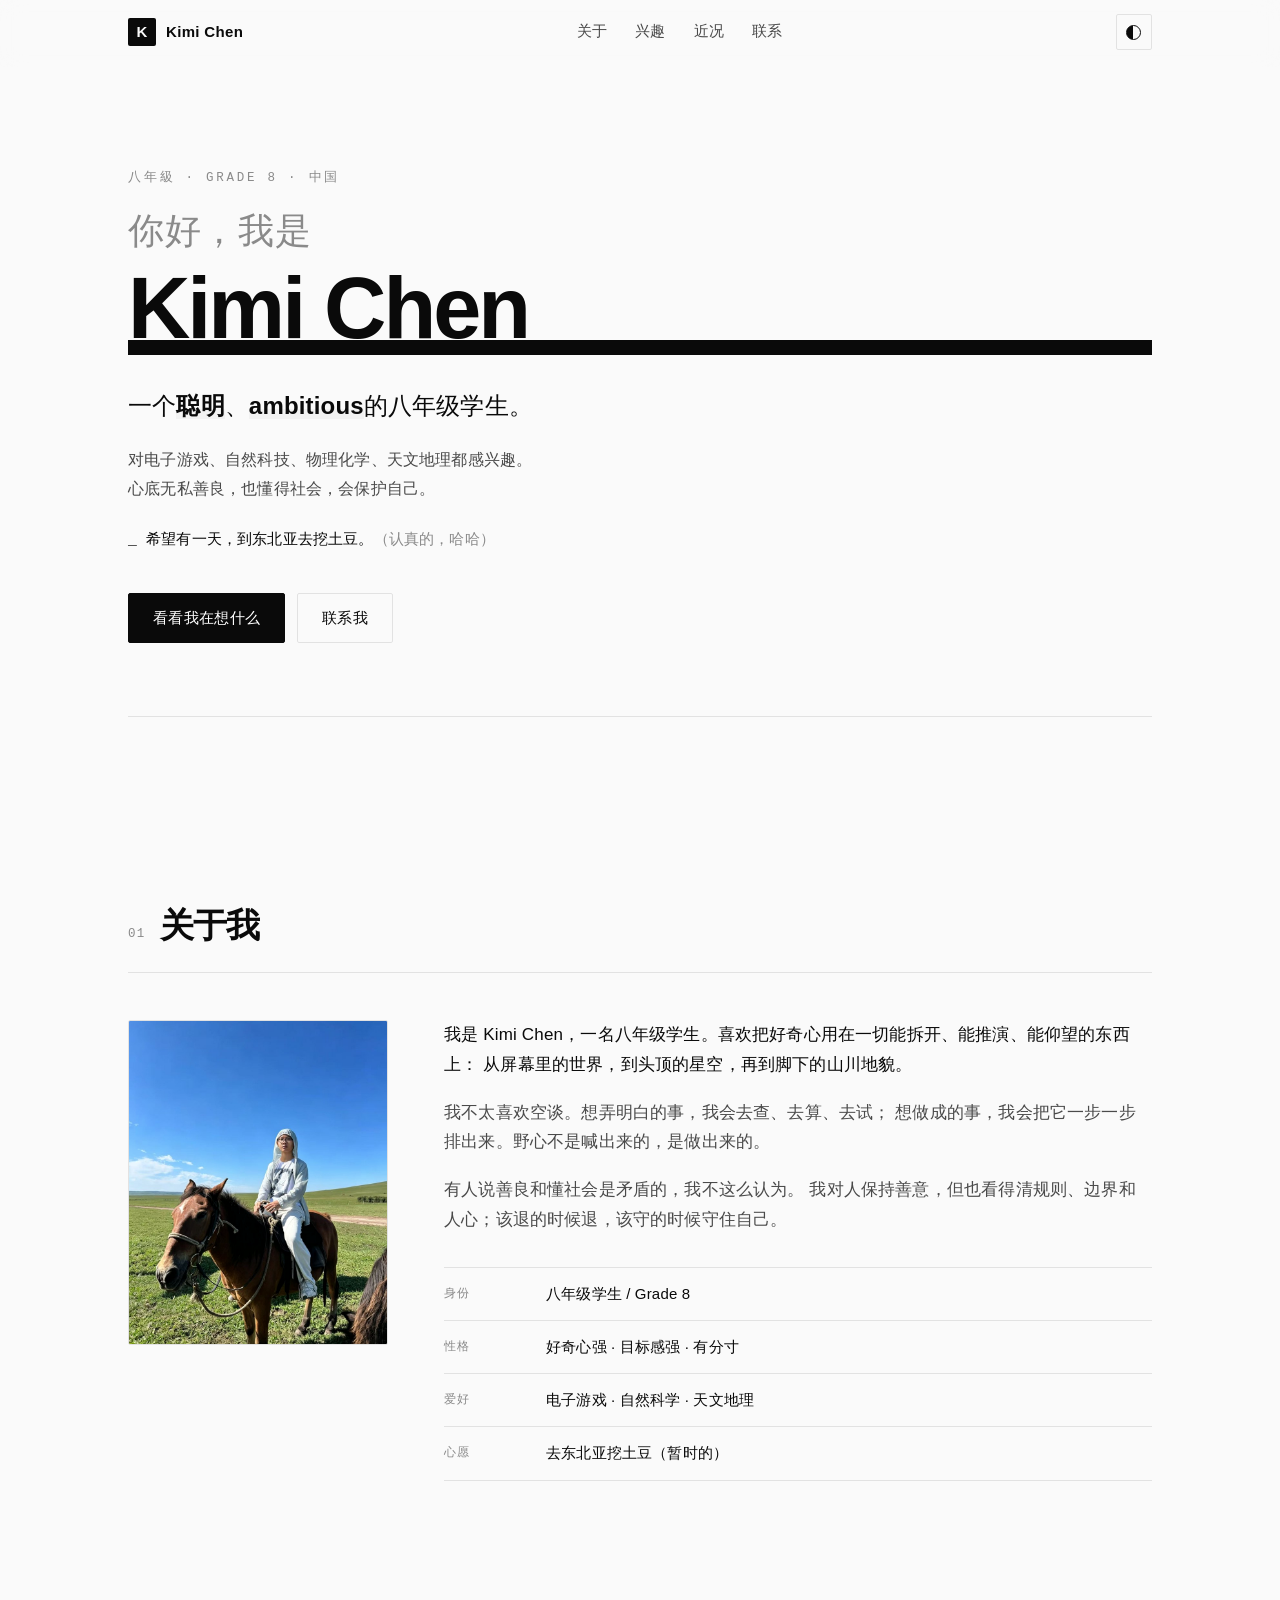
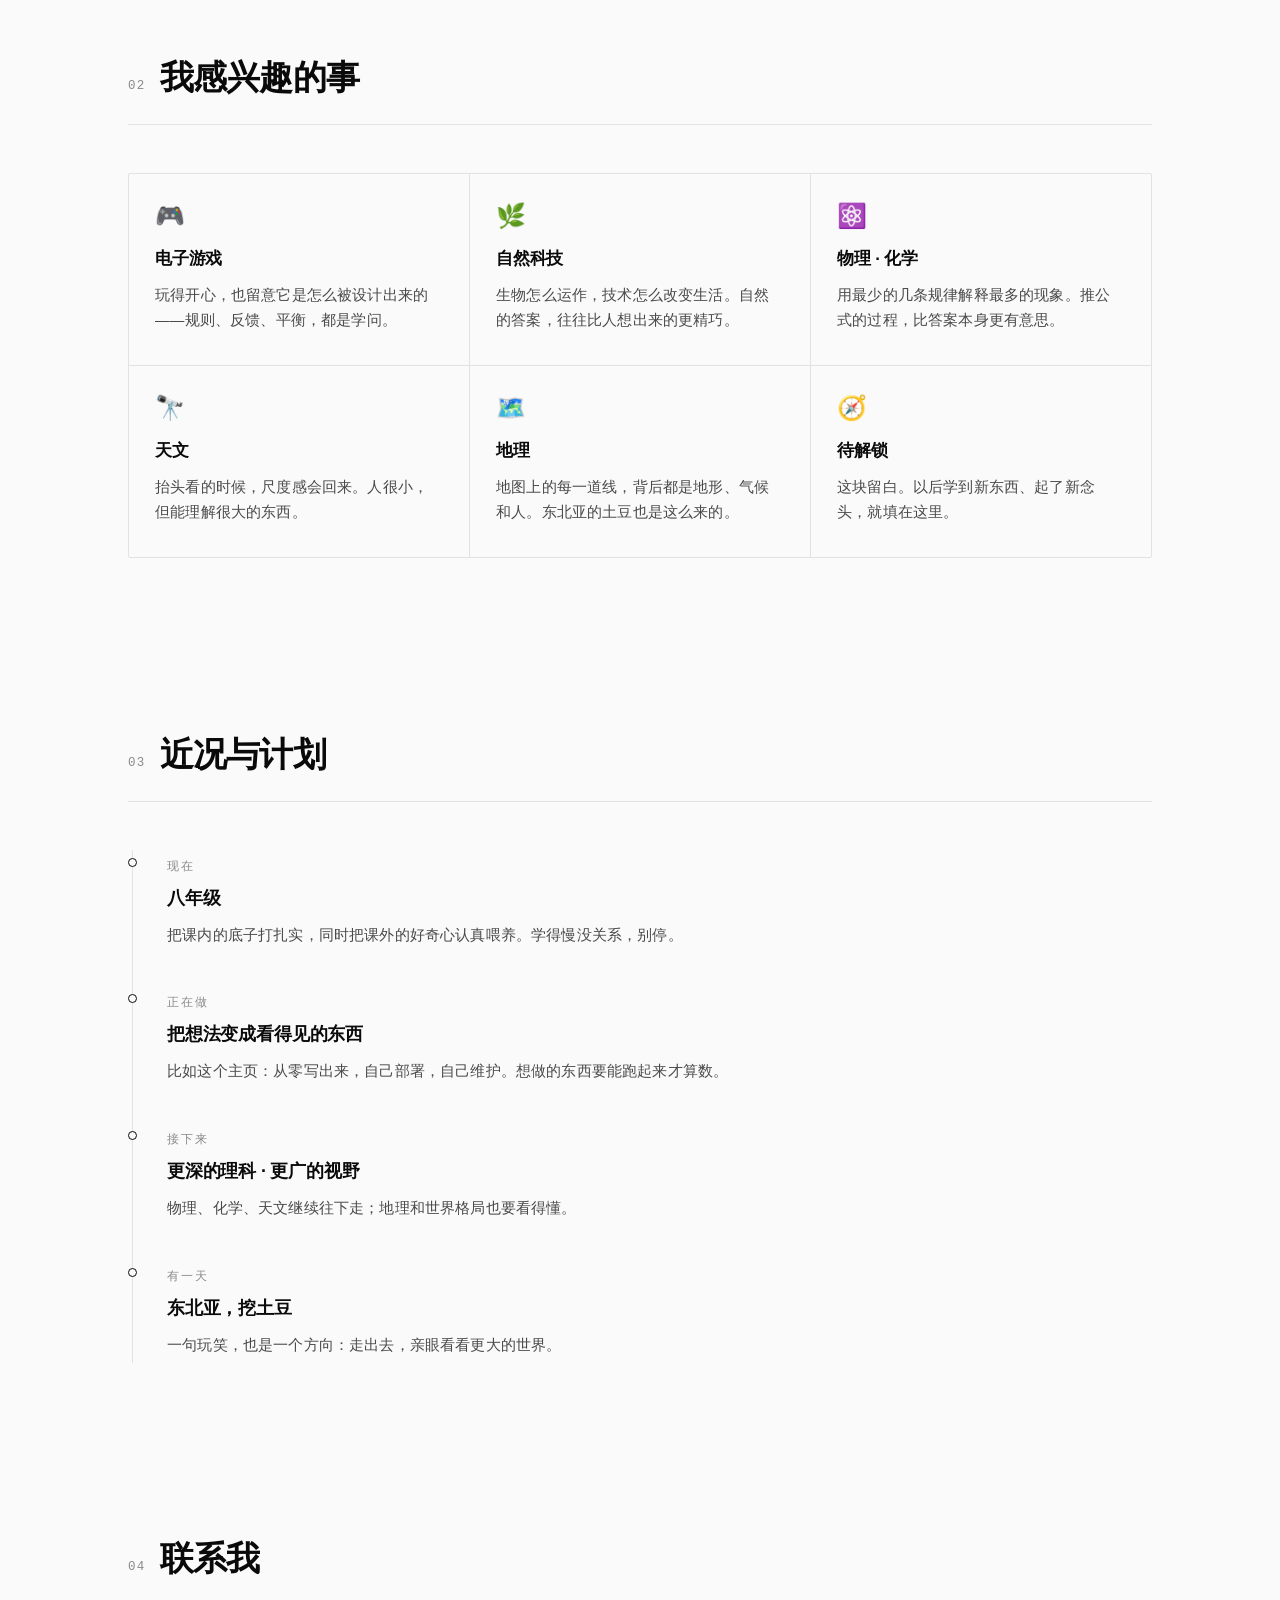
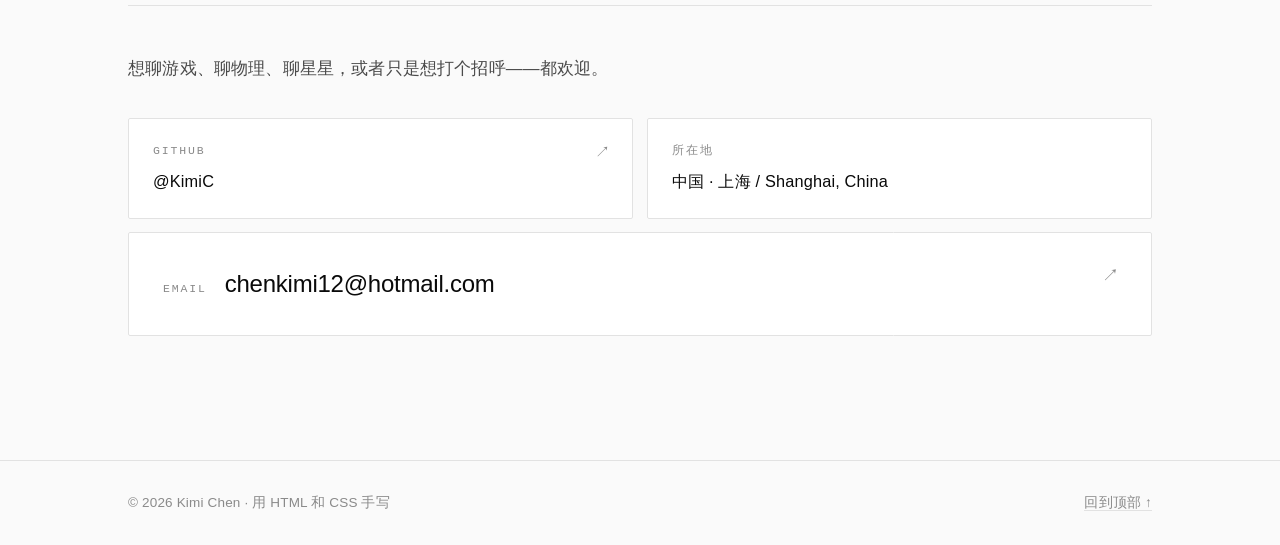
<file: index.html>
<!DOCTYPE html>
<html lang="zh-CN" data-theme="light">
<head>
<meta charset="UTF-8">
<meta name="viewport" content="width=device-width, initial-scale=1.0">
<title>Kimi Chen — 个人主页</title>
<meta name="description" content="Kimi Chen 的个人主页。八年级学生，对电子游戏、自然科技、物理化学、天文地理感兴趣。">
<meta name="theme-color" content="#fafafa">
<meta property="og:title" content="Kimi Chen — 个人主页">
<meta property="og:description" content="八年级学生 · 对电子游戏、自然科技、物理化学、天文地理感兴趣">
<meta property="og:type" content="website">
<link rel="icon" href="data:image/svg+xml,%3Csvg xmlns='http://www.w3.org/2000/svg' viewBox='0 0 32 32'%3E%3Crect width='32' height='32' fill='%23000'/%3E%3Ctext x='16' y='23' font-family='Georgia,serif' font-size='20' fill='%23fff' text-anchor='middle'%3EK%3C/text%3E%3C/svg%3E">
<link rel="stylesheet" href="assets/css/style.css">
<script>
  // 尽早应用主题，避免刷新时的白屏闪烁
  (function () {
    try {
      var saved = localStorage.getItem('theme');
      var prefersDark = window.matchMedia('(prefers-color-scheme: dark)').matches;
      document.documentElement.setAttribute('data-theme', saved || (prefersDark ? 'dark' : 'light'));
    } catch (e) {}
  })();
</script>
</head>
<body>

<a class="skip-link" href="#main">跳到主要内容</a>

<header class="site-header" id="siteHeader">
  <div class="wrap header-inner">
    <a class="brand" href="#top" aria-label="回到顶部">
      <span class="brand-mark">K</span>
      <span class="brand-text">Kimi&nbsp;Chen</span>
    </a>

    <nav class="nav" aria-label="主导航">
      <a href="#about">关于</a>
      <a href="#interests">兴趣</a>
      <a href="#now">近况</a>
      <a href="#contact">联系</a>
    </nav>

    <button class="theme-toggle" id="themeToggle" type="button" aria-label="切换深浅色主题" title="切换主题">
      <span class="theme-toggle-icon" aria-hidden="true"></span>
    </button>
  </div>
  <div class="scroll-progress" id="scrollProgress" aria-hidden="true"></div>
</header>

<main id="main">

  <!-- ============ Hero ============ -->
  <section class="hero wrap" id="top">
    <p class="hero-eyebrow reveal">八年級 · Grade 8 · 中国</p>

    <h1 class="hero-title reveal">
      <span class="line">你好，我是</span>
      <span class="line hero-name">Kimi Chen</span>
    </h1>

    <p class="hero-sub reveal">
      一个<span class="hl">聪明</span>、<span class="hl">ambitious</span>的八年级学生。
    </p>

    <p class="hero-note reveal">
      对电子游戏、自然科技、物理化学、天文地理都感兴趣。<br>
      心底无私善良，也懂得社会，会保护自己。
    </p>

    <p class="hero-joke reveal">
      <span class="cursor-static" aria-hidden="true">_</span>
      希望有一天，到东北亚去挖土豆。<span class="muted">（认真的，哈哈）</span>
    </p>

    <div class="hero-actions reveal">
      <a class="btn btn-solid" href="#interests">看看我在想什么</a>
      <a class="btn btn-ghost" href="#contact">联系我</a>
    </div>

    <div class="hero-rule reveal" aria-hidden="true"></div>
  </section>

  <!-- ============ About ============ -->
  <section class="section wrap" id="about">
    <div class="section-head reveal">
      <span class="section-index">01</span>
      <h2 class="section-title">关于我</h2>
    </div>

    <div class="about-grid">
      <div class="about-portrait reveal">
        <div class="portrait-frame">
          <picture>
            <source type="image/jpeg"
                    srcset="assets/img/Kimi-800.jpg 800w, assets/img/Kimi-1200.jpg 1200w"
                    sizes="(max-width: 860px) 240px, 260px">
            <img src="assets/img/Kimi.jpg" width="1279" height="1599"
                 alt="Kimi Chen 的照片" loading="lazy" decoding="async">
          </picture>
        </div>
      </div>

      <div class="about-text reveal">
        <p>
          我是 Kimi Chen，一名八年级学生。喜欢把好奇心用在一切能拆开、能推演、能仰望的东西上：
          从屏幕里的世界，到头顶的星空，再到脚下的山川地貌。
        </p>
        <p>
          我不太喜欢空谈。想弄明白的事，我会去查、去算、去试；
          想做成的事，我会把它一步一步排出来。野心不是喊出来的，是做出来的。
        </p>
        <p>
          有人说善良和懂社会是矛盾的，我不这么认为。
          我对人保持善意，但也看得清规则、边界和人心；该退的时候退，该守的时候守住自己。
        </p>

        <ul class="fact-list">
          <li><span class="fact-key">身份</span><span class="fact-val">八年级学生 / Grade 8</span></li>
          <li><span class="fact-key">性格</span><span class="fact-val">好奇心强 · 目标感强 · 有分寸</span></li>
          <li><span class="fact-key">爱好</span><span class="fact-val">电子游戏 · 自然科学 · 天文地理</span></li>
          <li><span class="fact-key">心愿</span><span class="fact-val">去东北亚挖土豆（暂时的）</span></li>
        </ul>
      </div>
    </div>
  </section>

  <!-- ============ Interests ============ -->
  <section class="section wrap" id="interests">
    <div class="section-head reveal">
      <span class="section-index">02</span>
      <h2 class="section-title">我感兴趣的事</h2>
    </div>

    <div class="card-grid">
      <article class="card reveal">
        <div class="card-icon" aria-hidden="true">🎮</div>
        <h3 class="card-title">电子游戏</h3>
        <p class="card-desc">玩得开心，也留意它是怎么被设计出来的——规则、反馈、平衡，都是学问。</p>
      </article>

      <article class="card reveal">
        <div class="card-icon" aria-hidden="true">🌿</div>
        <h3 class="card-title">自然科技</h3>
        <p class="card-desc">生物怎么运作，技术怎么改变生活。自然的答案，往往比人想出来的更精巧。</p>
      </article>

      <article class="card reveal">
        <div class="card-icon" aria-hidden="true">⚛️</div>
        <h3 class="card-title">物理 · 化学</h3>
        <p class="card-desc">用最少的几条规律解释最多的现象。推公式的过程，比答案本身更有意思。</p>
      </article>

      <article class="card reveal">
        <div class="card-icon" aria-hidden="true">🔭</div>
        <h3 class="card-title">天文</h3>
        <p class="card-desc">抬头看的时候，尺度感会回来。人很小，但能理解很大的东西。</p>
      </article>

      <article class="card reveal">
        <div class="card-icon" aria-hidden="true">🗺️</div>
        <h3 class="card-title">地理</h3>
        <p class="card-desc">地图上的每一道线，背后都是地形、气候和人。东北亚的土豆也是这么来的。</p>
      </article>

      <article class="card reveal">
        <div class="card-icon" aria-hidden="true">🧭</div>
        <h3 class="card-title">待解锁</h3>
        <p class="card-desc">这块留白。以后学到新东西、起了新念头，就填在这里。</p>
      </article>
    </div>
  </section>

  <!-- ============ Now ============ -->
  <section class="section wrap" id="now">
    <div class="section-head reveal">
      <span class="section-index">03</span>
      <h2 class="section-title">近况与计划</h2>
    </div>

    <ol class="timeline">
      <li class="timeline-item reveal">
        <span class="timeline-dot" aria-hidden="true"></span>
        <div class="timeline-body">
          <span class="timeline-when">现在</span>
          <h3 class="timeline-title">八年级</h3>
          <p>把课内的底子打扎实，同时把课外的好奇心认真喂养。学得慢没关系，别停。</p>
        </div>
      </li>

      <li class="timeline-item reveal">
        <span class="timeline-dot" aria-hidden="true"></span>
        <div class="timeline-body">
          <span class="timeline-when">正在做</span>
          <h3 class="timeline-title">把想法变成看得见的东西</h3>
          <p>比如这个主页：从零写出来，自己部署，自己维护。想做的东西要能跑起来才算数。</p>
        </div>
      </li>

      <li class="timeline-item reveal">
        <span class="timeline-dot" aria-hidden="true"></span>
        <div class="timeline-body">
          <span class="timeline-when">接下来</span>
          <h3 class="timeline-title">更深的理科 · 更广的视野</h3>
          <p>物理、化学、天文继续往下走；地理和世界格局也要看得懂。</p>
        </div>
      </li>

      <li class="timeline-item reveal">
        <span class="timeline-dot" aria-hidden="true"></span>
        <div class="timeline-body">
          <span class="timeline-when">有一天</span>
          <h3 class="timeline-title">东北亚，挖土豆</h3>
          <p>一句玩笑，也是一个方向：走出去，亲眼看看更大的世界。</p>
        </div>
      </li>
    </ol>
  </section>

  <!-- ============ Contact ============ -->
  <section class="section wrap" id="contact">
    <div class="section-head reveal">
      <span class="section-index">04</span>
      <h2 class="section-title">联系我</h2>
    </div>

    <p class="contact-lead reveal">
      想聊游戏、聊物理、聊星星，或者只是想打个招呼——都欢迎。
    </p>

    <div class="contact-grid">
      <a class="contact-card reveal" href="https://github.com/KimiC" target="_blank" rel="noopener noreferrer">
        <span class="contact-label">GitHub</span>
        <span class="contact-value">@KimiC</span>
        <span class="contact-arrow" aria-hidden="true">↗</span>
      </a>

      <div class="contact-card contact-card-static reveal">
        <span class="contact-label">所在地</span>
        <span class="contact-value">中国 · 上海 / Shanghai, China</span>
      </div>
    </div>

    <!-- 页面最后一块：邮箱 -->
    <a class="contact-email reveal" href="mailto:chenkimi12@hotmail.com">
      <span class="contact-email-label">Email</span>
      <span class="contact-email-value">chenkimi12@hotmail.com</span>
      <span class="contact-email-arrow" aria-hidden="true">↗</span>
    </a>
  </section>

</main>

<footer class="site-footer">
  <div class="wrap footer-inner">
    <p>© <span id="year">2025</span> Kimi Chen · 用 HTML 和 CSS 手写</p>
    <p class="footer-meta">
      <a href="#top">回到顶部 ↑</a>
    </p>
  </div>
</footer>

<script src="assets/js/main.js"></script>
</body>
</html>
</file>
<file: assets/css/style.css>
/* ==========================================================================
   Kimi Chen — 个人主页
   极简黑白风格 · 纯手写 CSS，无任何依赖
   目录：01 变量主题 / 02 基础重置 / 03 排版与工具 / 04 页头导航
        05 Hero / 06 通用区块 / 07 关于 / 08 兴趣卡片 / 09 时间线
        10 联系 / 11 页脚 / 12 动效 / 13 响应式 / 14 打印
   ========================================================================== */

/* ---------- 01 变量主题 ---------- */
:root {
  --bg:            #fafafa;
  --bg-soft:       #f2f2f2;
  --bg-elev:       #ffffff;
  --fg:            #0a0a0a;
  --fg-soft:       #4a4a4a;
  --fg-mute:       #8a8a8a;
  --line:          #e2e2e2;
  --line-strong:   #0a0a0a;
  --accent:        #0a0a0a;
  --accent-fg:     #ffffff;
  --shadow:        0 1px 2px rgba(0, 0, 0, .05);

  --font-sans: "Inter", "Helvetica Neue", Helvetica, -apple-system, BlinkMacSystemFont,
               "Segoe UI", "PingFang SC", "Hiragino Sans GB", "Microsoft YaHei",
               "Source Han Sans SC", "Noto Sans CJK SC", sans-serif;
  --font-mono: "JetBrains Mono", "SFMono-Regular", Consolas, "Liberation Mono", Menlo, monospace;

  --wrap:     1080px;
  --gap:      24px;
  --radius:   2px;
  --dur:      .55s;
  --ease:     cubic-bezier(.16, .84, .44, 1);
}

html[data-theme="dark"] {
  --bg:          #0b0b0b;
  --bg-soft:     #141414;
  --bg-elev:     #121212;
  --fg:          #f5f5f5;
  --fg-soft:     #b4b4b4;
  --fg-mute:     #7a7a7a;
  --line:        #262626;
  --line-strong: #f5f5f5;
  --accent:      #f5f5f5;
  --accent-fg:   #0b0b0b;
  --shadow:      0 1px 2px rgba(0, 0, 0, .5);
}

/* ---------- 02 基础重置 ---------- */
*, *::before, *::after { box-sizing: border-box; }

html {
  -webkit-text-size-adjust: 100%;
  scroll-behavior: smooth;
  scroll-padding-top: 88px;
}

body {
  margin: 0;
  background: var(--bg);
  color: var(--fg);
  font-family: var(--font-sans);
  font-size: 17px;
  line-height: 1.75;
  font-weight: 400;
  letter-spacing: .01em;
  -webkit-font-smoothing: antialiased;
  -moz-osx-font-smoothing: grayscale;
  transition: background-color .3s ease, color .3s ease;
}

img, svg { max-width: 100%; display: block; }

a { color: inherit; text-decoration: none; }

::selection { background: var(--fg); color: var(--bg); }

:focus-visible {
  outline: 2px solid var(--fg);
  outline-offset: 3px;
  border-radius: var(--radius);
}

.skip-link {
  position: absolute;
  left: -9999px;
  top: 0;
  padding: 10px 16px;
  background: var(--fg);
  color: var(--bg);
  z-index: 100;
}
.skip-link:focus { left: 12px; top: 12px; }

/* ---------- 03 排版与工具 ---------- */
.wrap {
  width: 100%;
  max-width: var(--wrap);
  margin-inline: auto;
  padding-inline: 28px;
}

.muted { color: var(--fg-mute); }

.hl {
  font-weight: 600;
  box-shadow: inset 0 -.42em 0 var(--bg-soft);
}

code {
  font-family: var(--font-mono);
  font-size: .86em;
  background: var(--bg-soft);
  border: 1px solid var(--line);
  border-radius: var(--radius);
  padding: 1px 5px;
}

/* ---------- 04 页头导航 ---------- */
.site-header {
  position: fixed;
  inset: 0 0 auto 0;
  z-index: 50;
  background: color-mix(in srgb, var(--bg) 86%, transparent);
  backdrop-filter: saturate(180%) blur(12px);
  -webkit-backdrop-filter: saturate(180%) blur(12px);
  border-bottom: 1px solid transparent;
  transition: border-color .3s ease, background-color .3s ease;
}
.site-header.is-scrolled { border-bottom-color: var(--line); }

.header-inner {
  display: flex;
  align-items: center;
  justify-content: space-between;
  gap: 18px;
  height: 64px;
}

.brand {
  display: inline-flex;
  align-items: center;
  gap: 10px;
  font-weight: 600;
  letter-spacing: .02em;
}
.brand-mark {
  display: grid;
  place-items: center;
  width: 28px;
  height: 28px;
  background: var(--fg);
  color: var(--bg);
  font-size: 15px;
  font-weight: 700;
  border-radius: var(--radius);
  transition: transform .3s var(--ease);
}
.brand:hover .brand-mark { transform: rotate(-8deg) scale(1.06); }
.brand-text { font-size: 15px; }

.nav { display: flex; gap: 4px; }
.nav a {
  position: relative;
  padding: 6px 12px;
  font-size: 14.5px;
  color: var(--fg-soft);
  border-radius: var(--radius);
  transition: color .2s ease;
}
.nav a::after {
  content: "";
  position: absolute;
  left: 12px;
  right: 12px;
  bottom: 2px;
  height: 1px;
  background: var(--fg);
  transform: scaleX(0);
  transform-origin: left;
  transition: transform .3s var(--ease);
}
.nav a:hover, .nav a.is-active { color: var(--fg); }
.nav a:hover::after, .nav a.is-active::after { transform: scaleX(1); }

.theme-toggle {
  display: grid;
  place-items: center;
  width: 36px;
  height: 36px;
  padding: 0;
  background: transparent;
  border: 1px solid var(--line);
  border-radius: var(--radius);
  color: var(--fg);
  cursor: pointer;
  transition: border-color .2s ease, background-color .2s ease, transform .3s var(--ease);
}
.theme-toggle:hover { border-color: var(--fg); background: var(--bg-soft); }
.theme-toggle:active { transform: scale(.94); }

.theme-toggle-icon {
  position: relative;
  width: 15px;
  height: 15px;
  border-radius: 50%;
  border: 1.5px solid currentColor;
  background: linear-gradient(90deg, currentColor 0 50%, transparent 50% 100%);
  transition: transform .5s var(--ease);
}
html[data-theme="dark"] .theme-toggle-icon { transform: rotate(180deg); }

.scroll-progress {
  height: 2px;
  width: 0;
  background: var(--fg);
  transition: width .1s linear;
}

/* ---------- 05 Hero ---------- */
.hero {
  padding-top: 168px;
  padding-bottom: 96px;
}

.hero-eyebrow {
  margin: 0 0 22px;
  font-family: var(--font-mono);
  font-size: 12.5px;
  letter-spacing: .22em;
  text-transform: uppercase;
  color: var(--fg-mute);
}

.hero-title {
  margin: 0;
  font-size: clamp(2.5rem, 8vw, 5.4rem);
  font-weight: 600;
  line-height: 1.06;
  letter-spacing: -.035em;
}
.hero-title .line { display: block; }
.hero-title .line:first-child {
  font-size: .42em;
  font-weight: 400;
  color: var(--fg-mute);
  letter-spacing: .02em;
  margin-bottom: .35em;
}
.hero-name {
  background-image: linear-gradient(transparent 84%, var(--fg) 84%);
  background-repeat: no-repeat;
  background-size: 0% 100%;
  transition: background-size 1.1s var(--ease) .2s;
}
.hero.is-ready .hero-name { background-size: 100% 100%; }

.hero-sub {
  margin: 30px 0 0;
  font-size: clamp(1.15rem, 2.6vw, 1.5rem);
  color: var(--fg);
  max-width: 30em;
}

.hero-note {
  margin: 18px 0 0;
  font-size: 1.02rem;
  color: var(--fg-soft);
  max-width: 34em;
}

.hero-joke {
  margin: 26px 0 0;
  font-family: var(--font-mono);
  font-size: .92rem;
  color: var(--fg);
}
.cursor-static { animation: blink 1.15s steps(1) infinite; }
@keyframes blink { 0%, 49% { opacity: 1; } 50%, 100% { opacity: 0; } }

.hero-actions {
  display: flex;
  flex-wrap: wrap;
  gap: 12px;
  margin-top: 40px;
}

.btn {
  display: inline-flex;
  align-items: center;
  justify-content: center;
  padding: 11px 24px;
  font-size: 15px;
  font-weight: 500;
  letter-spacing: .02em;
  border: 1px solid var(--fg);
  border-radius: var(--radius);
  cursor: pointer;
  transition: background-color .25s ease, color .25s ease, transform .25s var(--ease);
}
.btn:hover { transform: translateY(-2px); }
.btn-solid { background: var(--accent); color: var(--accent-fg); }
.btn-solid:hover { background: transparent; color: var(--fg); }
.btn-ghost { background: transparent; color: var(--fg); border-color: var(--line); }
.btn-ghost:hover { border-color: var(--fg); background: var(--bg-soft); }

.hero-rule {
  margin-top: 72px;
  height: 1px;
  background: var(--line);
  transform: scaleX(0);
  transform-origin: left;
  transition: transform 1s var(--ease) .35s;
}
.hero.is-ready .hero-rule { transform: scaleX(1); }

/* ---------- 06 通用区块 ---------- */
.section { padding-block: 84px; scroll-margin-top: 88px; }

.section-head {
  display: flex;
  align-items: baseline;
  gap: 14px;
  margin-bottom: 48px;
  border-bottom: 1px solid var(--line);
  padding-bottom: 16px;
}
.section-index {
  font-family: var(--font-mono);
  font-size: 12.5px;
  color: var(--fg-mute);
  letter-spacing: .1em;
}
.section-title {
  margin: 0;
  font-size: clamp(1.5rem, 3.4vw, 2.1rem);
  font-weight: 600;
  letter-spacing: -.02em;
}

/* ---------- 07 关于 ---------- */
.about-grid {
  display: grid;
  grid-template-columns: 260px 1fr;
  gap: 56px;
  align-items: start;
}

.portrait-frame {
  position: relative;
  aspect-ratio: 4 / 5;
  display: grid;
  place-items: center;
  background: var(--bg-soft);
  border: 1px solid var(--line);
  border-radius: var(--radius);
  overflow: hidden;
}

/* 照片：填满整个版位，保持 4:5 不变形 */
.portrait-frame picture {
  display: block;
  width: 100%;
  height: 100%;
}
.portrait-frame img {
  width: 100%;
  height: 100%;
  object-fit: cover;
  object-position: center 30%;   /* 略微偏上，人物头部不易被裁掉 */
  filter: contrast(1.02) saturate(.96);
  transition: transform .8s var(--ease);
}
.portrait-frame:hover img { transform: scale(1.03); }

.about-text p { margin: 0 0 18px; color: var(--fg-soft); }
.about-text p:first-child { color: var(--fg); }

.fact-list {
  list-style: none;
  margin: 32px 0 0;
  padding: 0;
  border-top: 1px solid var(--line);
}
.fact-list li {
  display: grid;
  grid-template-columns: 84px 1fr;
  gap: 18px;
  padding: 13px 0;
  border-bottom: 1px solid var(--line);
  font-size: 15px;
}
.fact-key {
  font-family: var(--font-mono);
  font-size: 12px;
  letter-spacing: .12em;
  text-transform: uppercase;
  color: var(--fg-mute);
  padding-top: 3px;
}
.fact-val { color: var(--fg); }

/* ---------- 08 兴趣卡片 ---------- */
.card-grid {
  display: grid;
  grid-template-columns: repeat(auto-fill, minmax(268px, 1fr));
  gap: 1px;
  background: var(--line);
  border: 1px solid var(--line);
  border-radius: var(--radius);
  overflow: hidden;
}

.card {
  position: relative;
  padding: 30px 26px 32px;
  background: var(--bg);
  transition: background-color .3s ease, transform .4s var(--ease);
}
.card::before {
  content: "";
  position: absolute;
  inset: auto 0 0 0;
  height: 2px;
  background: var(--fg);
  transform: scaleX(0);
  transform-origin: left;
  transition: transform .45s var(--ease);
}
.card:hover { background: var(--bg-soft); }
.card:hover::before { transform: scaleX(1); }

.card-icon { font-size: 24px; line-height: 1; margin-bottom: 16px; }
.card-title {
  margin: 0 0 10px;
  font-size: 1.05rem;
  font-weight: 600;
  letter-spacing: -.01em;
}
.card-desc {
  margin: 0;
  font-size: 14.6px;
  line-height: 1.7;
  color: var(--fg-soft);
}

/* ---------- 09 时间线 ---------- */
.timeline {
  list-style: none;
  margin: 0;
  padding: 0 0 0 4px;
}
.timeline-item {
  position: relative;
  padding: 0 0 38px 34px;
  border-left: 1px solid var(--line);
}
.timeline-item:last-child { padding-bottom: 4px; }
.timeline-dot {
  position: absolute;
  left: -5px;
  top: 8px;
  width: 9px;
  height: 9px;
  border-radius: 50%;
  background: var(--bg);
  border: 1.5px solid var(--fg);
  transition: background-color .25s ease, transform .25s var(--ease);
}
.timeline-item:hover .timeline-dot { background: var(--fg); transform: scale(1.25); }

.timeline-when {
  display: inline-block;
  font-family: var(--font-mono);
  font-size: 11.5px;
  letter-spacing: .16em;
  text-transform: uppercase;
  color: var(--fg-mute);
  margin-bottom: 6px;
}
.timeline-title {
  margin: 0 0 8px;
  font-size: 1.12rem;
  font-weight: 600;
  letter-spacing: -.01em;
}
.timeline-body p {
  margin: 0;
  font-size: 15px;
  color: var(--fg-soft);
  max-width: 46em;
}

/* ---------- 10 联系 ---------- */
.contact-lead {
  margin: 0 0 34px;
  font-size: 1.05rem;
  color: var(--fg-soft);
  max-width: 40em;
}

.contact-grid {
  display: grid;
  grid-template-columns: repeat(auto-fit, minmax(240px, 1fr));
  gap: 14px;
}

.contact-card {
  position: relative;
  display: flex;
  flex-direction: column;
  gap: 6px;
  padding: 22px 24px;
  background: var(--bg-elev);
  border: 1px solid var(--line);
  border-radius: var(--radius);
  transition: border-color .25s ease, transform .3s var(--ease), background-color .25s ease;
}
a.contact-card:hover {
  border-color: var(--fg);
  transform: translateY(-3px);
  background: var(--bg-soft);
}
.contact-label {
  font-family: var(--font-mono);
  font-size: 11.5px;
  letter-spacing: .16em;
  text-transform: uppercase;
  color: var(--fg-mute);
}
.contact-value {
  font-size: 1.02rem;
  font-weight: 500;
  word-break: break-all;
}
.contact-arrow {
  position: absolute;
  top: 20px;
  right: 22px;
  font-size: 15px;
  color: var(--fg-mute);
  transition: transform .3s var(--ease), color .25s ease;
}
a.contact-card:hover .contact-arrow { transform: translate(3px, -3px); color: var(--fg); }
.contact-card-static { opacity: .92; }

/* 页面收尾的邮箱区块 */
.contact-email {
  position: relative;
  display: flex;
  flex-wrap: wrap;
  align-items: baseline;
  gap: 6px 18px;
  margin-top: 14px;
  padding: 30px 34px;
  background: var(--bg-elev);
  border: 1px solid var(--line);
  border-radius: var(--radius);
  transition: border-color .25s ease, background-color .25s ease, transform .3s var(--ease);
}
.contact-email:hover {
  border-color: var(--fg);
  background: var(--bg-soft);
  transform: translateY(-3px);
}
.contact-email-label {
  font-family: var(--font-mono);
  font-size: 11.5px;
  letter-spacing: .16em;
  text-transform: uppercase;
  color: var(--fg-mute);
}
.contact-email-value {
  font-size: clamp(1.05rem, 3.2vw, 1.5rem);
  font-weight: 500;
  letter-spacing: -.01em;
  word-break: break-all;
}
.contact-email-arrow {
  position: absolute;
  top: 28px;
  right: 32px;
  font-size: 17px;
  color: var(--fg-mute);
  transition: transform .3s var(--ease), color .25s ease;
}
.contact-email:hover .contact-email-arrow { transform: translate(3px, -3px); color: var(--fg); }

.contact-tip {
  margin: 22px 0 0;
  font-size: 13.5px;
  color: var(--fg-mute);
}

/* ---------- 11 页脚 ---------- */
.site-footer {
  margin-top: 40px;
  border-top: 1px solid var(--line);
  padding-block: 30px;
  background: var(--bg);
}
.footer-inner {
  display: flex;
  align-items: center;
  justify-content: space-between;
  flex-wrap: wrap;
  gap: 10px;
  font-size: 13.5px;
  color: var(--fg-mute);
}
.footer-inner p { margin: 0; }
.footer-meta a { border-bottom: 1px solid var(--line); transition: border-color .25s ease, color .25s ease; }
.footer-meta a:hover { color: var(--fg); border-color: var(--fg); }

/* ---------- 12 动效（滚动入场） ---------- */
.reveal {
  opacity: 0;
  transform: translateY(18px);
  transition: opacity var(--dur) var(--ease), transform var(--dur) var(--ease);
  will-change: opacity, transform;
}
.reveal.is-visible { opacity: 1; transform: none; }

/* 尊重"减少动效"系统设置 */
@media (prefers-reduced-motion: reduce) {
  html { scroll-behavior: auto; }
  *, *::before, *::after {
    animation-duration: .001ms !important;
    animation-iteration-count: 1 !important;
    transition-duration: .001ms !important;
  }
  .reveal { opacity: 1; transform: none; }
  .hero-name { background-size: 100% 100%; }
  .hero-rule { transform: scaleX(1); }
}

/* ---------- 13 响应式 ---------- */
@media (max-width: 860px) {
  .about-grid { grid-template-columns: 1fr; gap: 34px; }
  .about-portrait { max-width: 240px; }
}

@media (max-width: 720px) {
  body { font-size: 16px; }
  .wrap { padding-inline: 20px; }
  .hero { padding-top: 132px; padding-bottom: 72px; }
  .section { padding-block: 62px; }
  .section-head { margin-bottom: 34px; }
  .nav { display: none; }
  .header-inner { height: 58px; }
  html { scroll-padding-top: 76px; }
  .brand-text { display: none; }
  .contact-email { padding: 24px 22px; }
  .contact-email-arrow { top: 22px; right: 20px; }
}

@media (max-width: 460px) {
  .hero-actions .btn { flex: 1 1 100%; }
  .fact-list li { grid-template-columns: 1fr; gap: 2px; }
  .card { padding: 26px 20px 28px; }
}

/* ---------- 14 打印 ---------- */
@media print {
  .site-header, .theme-toggle, .hero-actions, .contact-tip { display: none !important; }
  body { background: #fff; color: #000; }
  .reveal { opacity: 1 !important; transform: none !important; }
  .card-grid { border-color: #ccc; }
}
</file>
